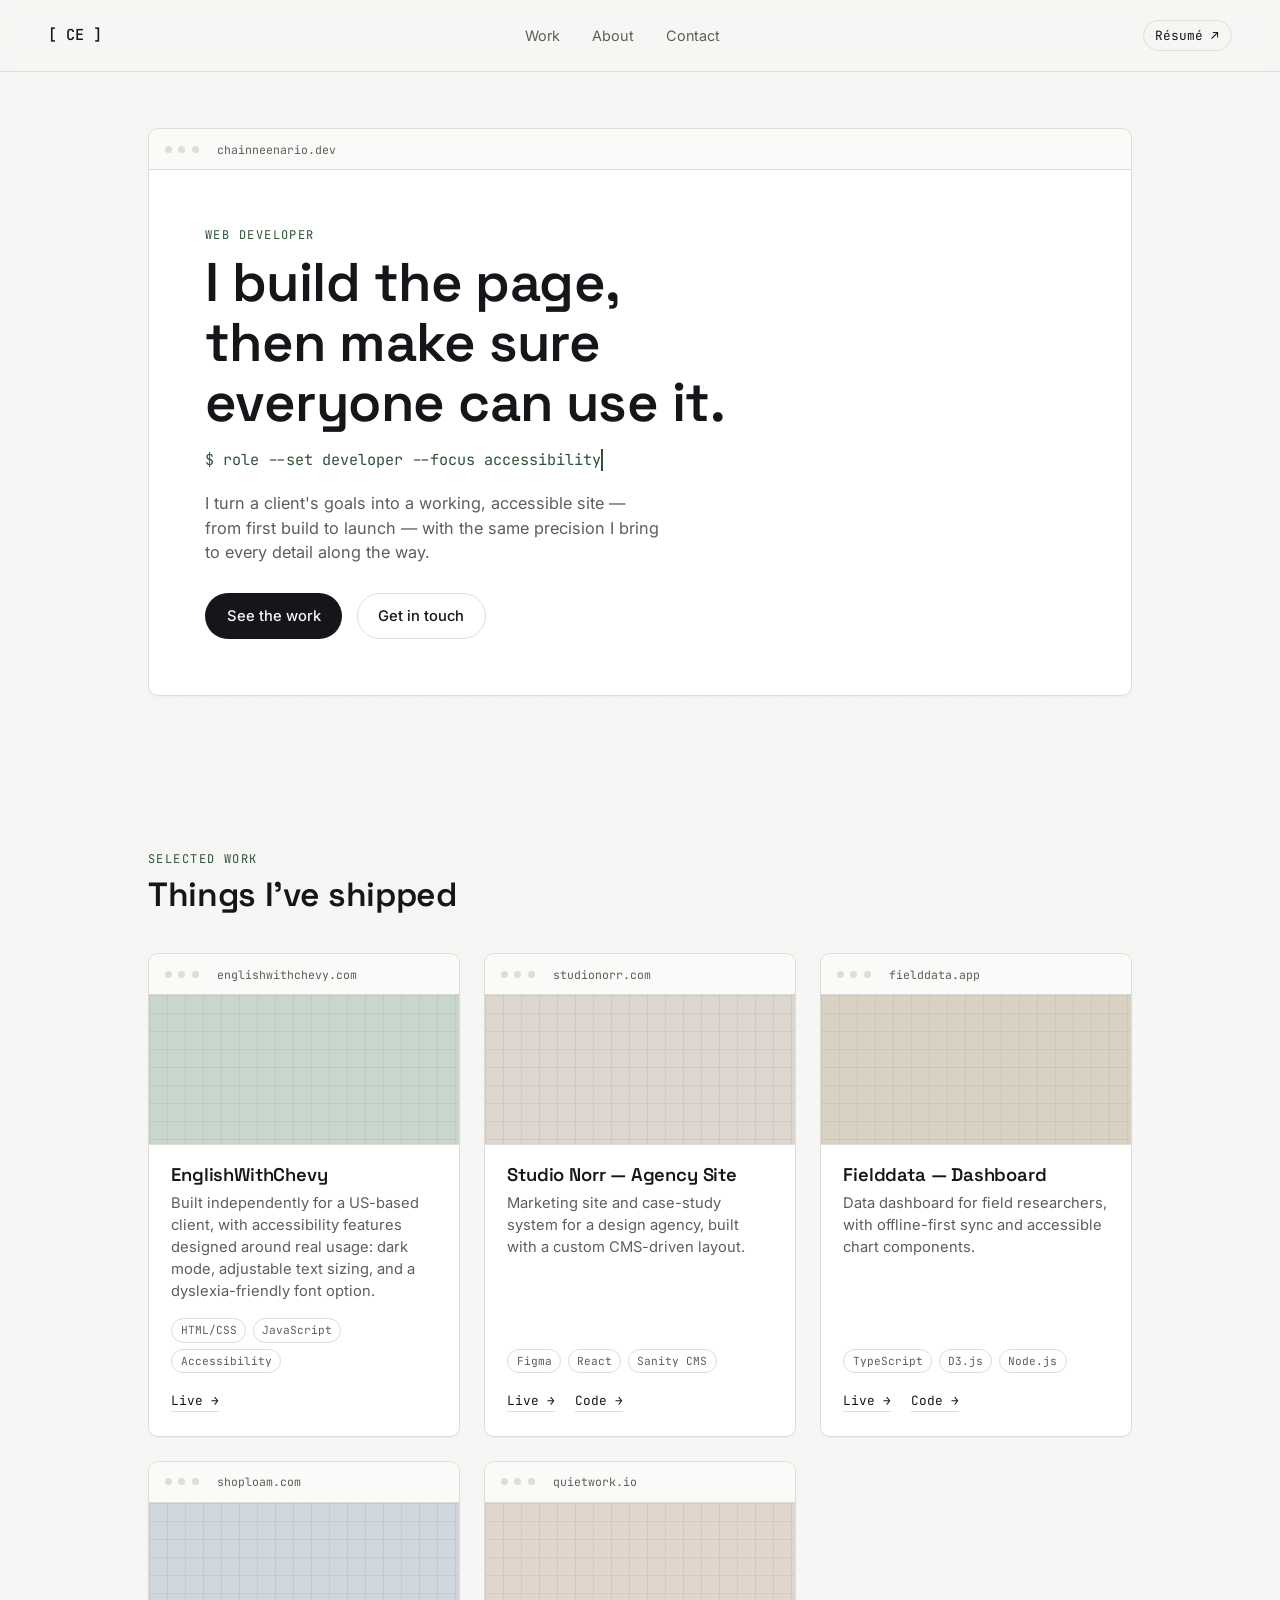
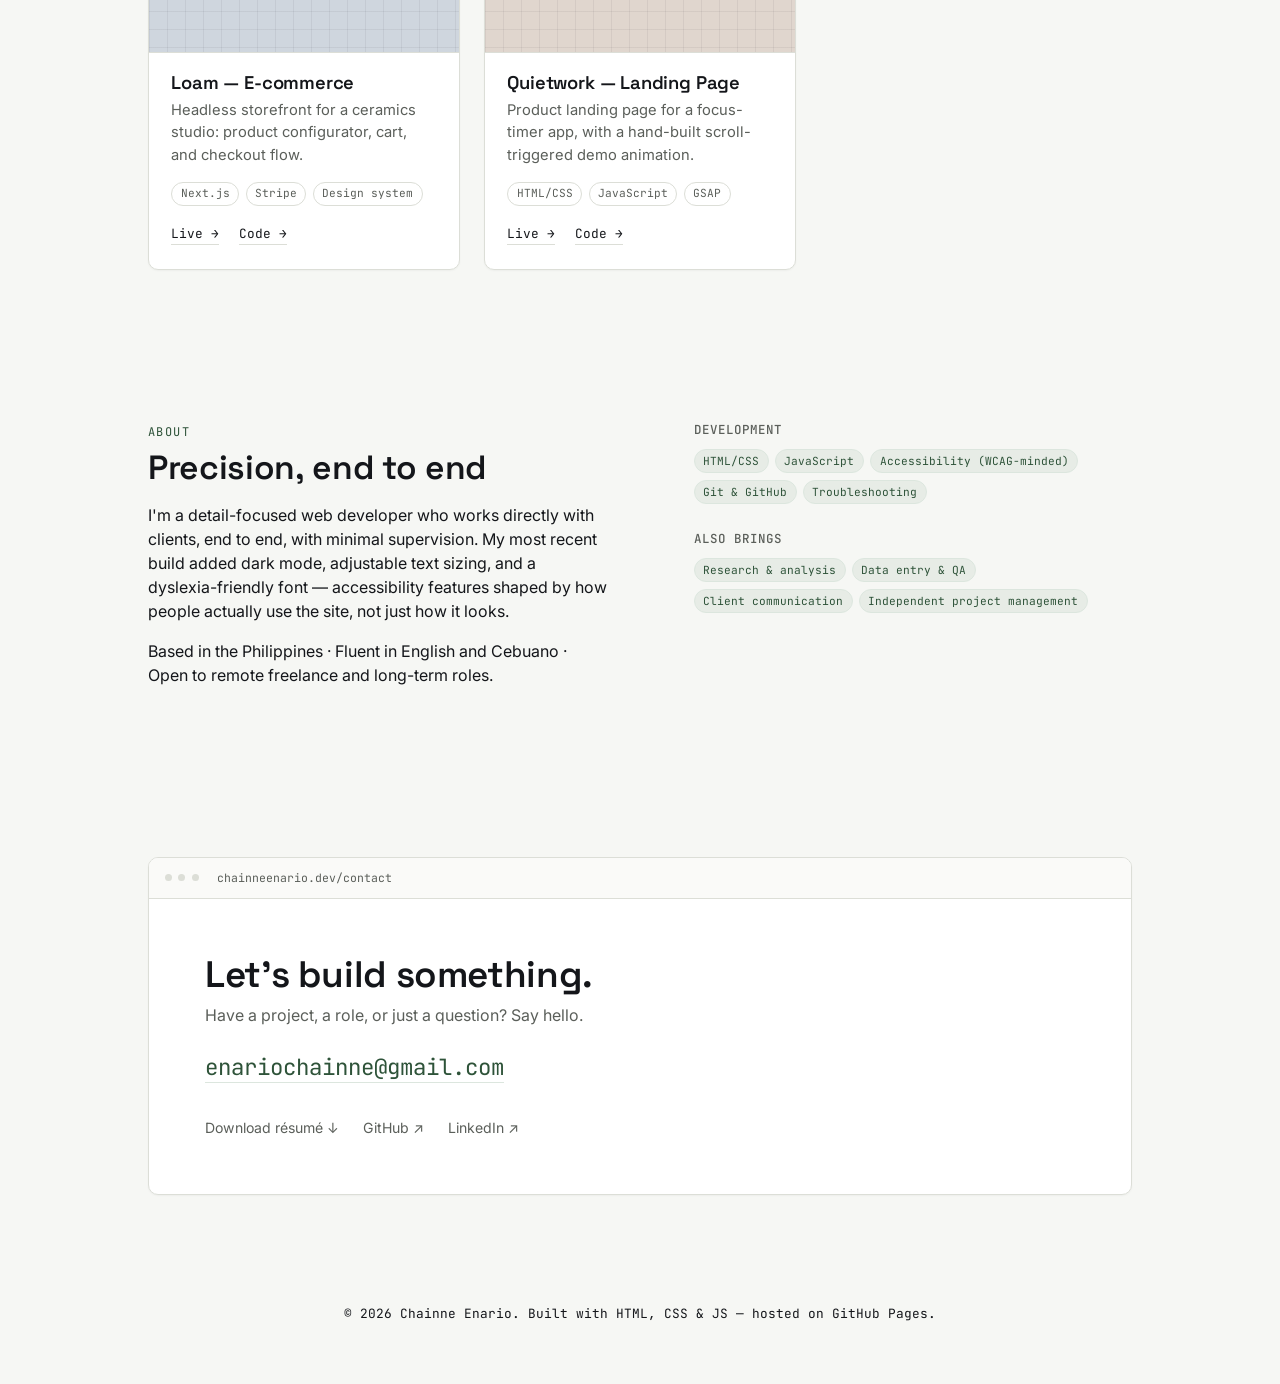
<file: index.html>
<!DOCTYPE html>
<html lang="en">
<head>
<meta charset="UTF-8">
<meta name="viewport" content="width=device-width, initial-scale=1.0">
<title>Chainne Enario — Web Developer</title>
<meta name="description" content="Portfolio of Chainne Enario, detail-focused web developer. Selected projects, skills, and contact.">
<link rel="preconnect" href="https://fonts.googleapis.com">
<link rel="preconnect" href="https://fonts.gstatic.com" crossorigin>
<link href="https://fonts.googleapis.com/css2?family=Space+Grotesk:wght@400;500;600;700&family=Inter:wght@400;500;600&family=JetBrains+Mono:wght@400;500&display=swap" rel="stylesheet">
<link rel="stylesheet" href="style.css">
</head>
<body>

<div class="grain"></div>

<header class="nav" id="top">
  <a class="nav__mark" href="#top">[ CE ]</a>
  <nav class="nav__links">
    <a href="#work">Work</a>
    <a href="#about">About</a>
    <a href="#contact">Contact</a>
  </nav>
  <a class="nav__resume" href="resume.pdf" target="_blank" rel="noopener">Résumé ↗</a>
</header>

<main>

  <!-- HERO -->
  <section class="hero" id="top">
    <div class="browser-frame hero__frame">
      <div class="browser-frame__bar">
        <span class="dot"></span><span class="dot"></span><span class="dot"></span>
        <span class="browser-frame__url">chainneenario.dev</span>
      </div>
      <div class="browser-frame__body hero__body">
        <p class="eyebrow">Web Developer</p>
        <h1 class="hero__title">
          I build the page,<br> then make sure everyone can use it.
        </h1>
        <p class="hero__type">
          <span id="typed"></span><span class="caret">&nbsp;</span>
        </p>
        <p class="hero__lede">
          I turn a client's goals into a working, accessible site — from
          first build to launch — with the same precision I bring to
          every detail along the way.
        </p>
        <div class="hero__cta">
          <a href="#work" class="btn btn--primary">See the work</a>
          <a href="#contact" class="btn btn--ghost">Get in touch</a>
        </div>
      </div>
    </div>
  </section>

  <!-- WORK -->
  <section class="work" id="work">
    <div class="section__head reveal">
      <p class="eyebrow">Selected work</p>
      <h2>Things I've shipped</h2>
    </div>

    <div class="grid" id="projectGrid">
      <!-- Project cards are injected by script.js from the PROJECTS array.
           Edit that array to swap in your real projects. -->
    </div>
  </section>

  <!-- ABOUT -->
  <section class="about" id="about">
    <div class="about__grid reveal">
      <div>
        <p class="eyebrow">About</p>
        <h2>Precision, end to end</h2>
        <p>
          I'm a detail-focused web developer who works directly with
          clients, end to end, with minimal supervision. My most recent
          build added dark mode, adjustable text sizing, and a
          dyslexia-friendly font — accessibility features shaped by how
          people actually use the site, not just how it looks.
        </p>
        <p>
          Based in the Philippines · Fluent in English and Cebuano ·
          Open to remote freelance and long-term roles.
        </p>
      </div>
      <div class="skills">
        <div class="skills__group">
          <h3>Development</h3>
          <ul class="tag-list">
            <li>HTML/CSS</li>
            <li>JavaScript</li>
            <li>Accessibility (WCAG-minded)</li>
            <li>Git &amp; GitHub</li>
            <li>Troubleshooting</li>
          </ul>
        </div>
        <div class="skills__group">
          <h3>Also brings</h3>
          <ul class="tag-list">
            <li>Research &amp; analysis</li>
            <li>Data entry &amp; QA</li>
            <li>Client communication</li>
            <li>Independent project management</li>
          </ul>
        </div>
      </div>
    </div>
  </section>

  <!-- CONTACT -->
  <section class="contact" id="contact">
    <div class="browser-frame contact__frame">
      <div class="browser-frame__bar">
        <span class="dot"></span><span class="dot"></span><span class="dot"></span>
        <span class="browser-frame__url">chainneenario.dev/contact</span>
      </div>
      <div class="browser-frame__body contact__body">
        <h2>Let's build something.</h2>
        <p>Have a project, a role, or just a question? Say hello.</p>
        <a class="contact__email" href="mailto:enariochainne@gmail.com">enariochainne@gmail.com</a>
        <div class="contact__links">
          <a href="Chainne_Enario_Resume.pdf" download>Download résumé ↓</a>
          <a href="https://github.com/yenny0823" target="_blank" rel="noopener">GitHub ↗</a>
          <a href="https://linkedin.com/in/chainne-enario" target="_blank" rel="noopener">LinkedIn ↗</a>
        </div>
      </div>
    </div>
  </section>

</main>

<footer class="footer">
  <p>© <span id="year"></span> Chainne Enario. Built with HTML, CSS &amp; JS — hosted on GitHub Pages.</p>
</footer>

<script src="script.js"></script>
</body>
</html>
</file>
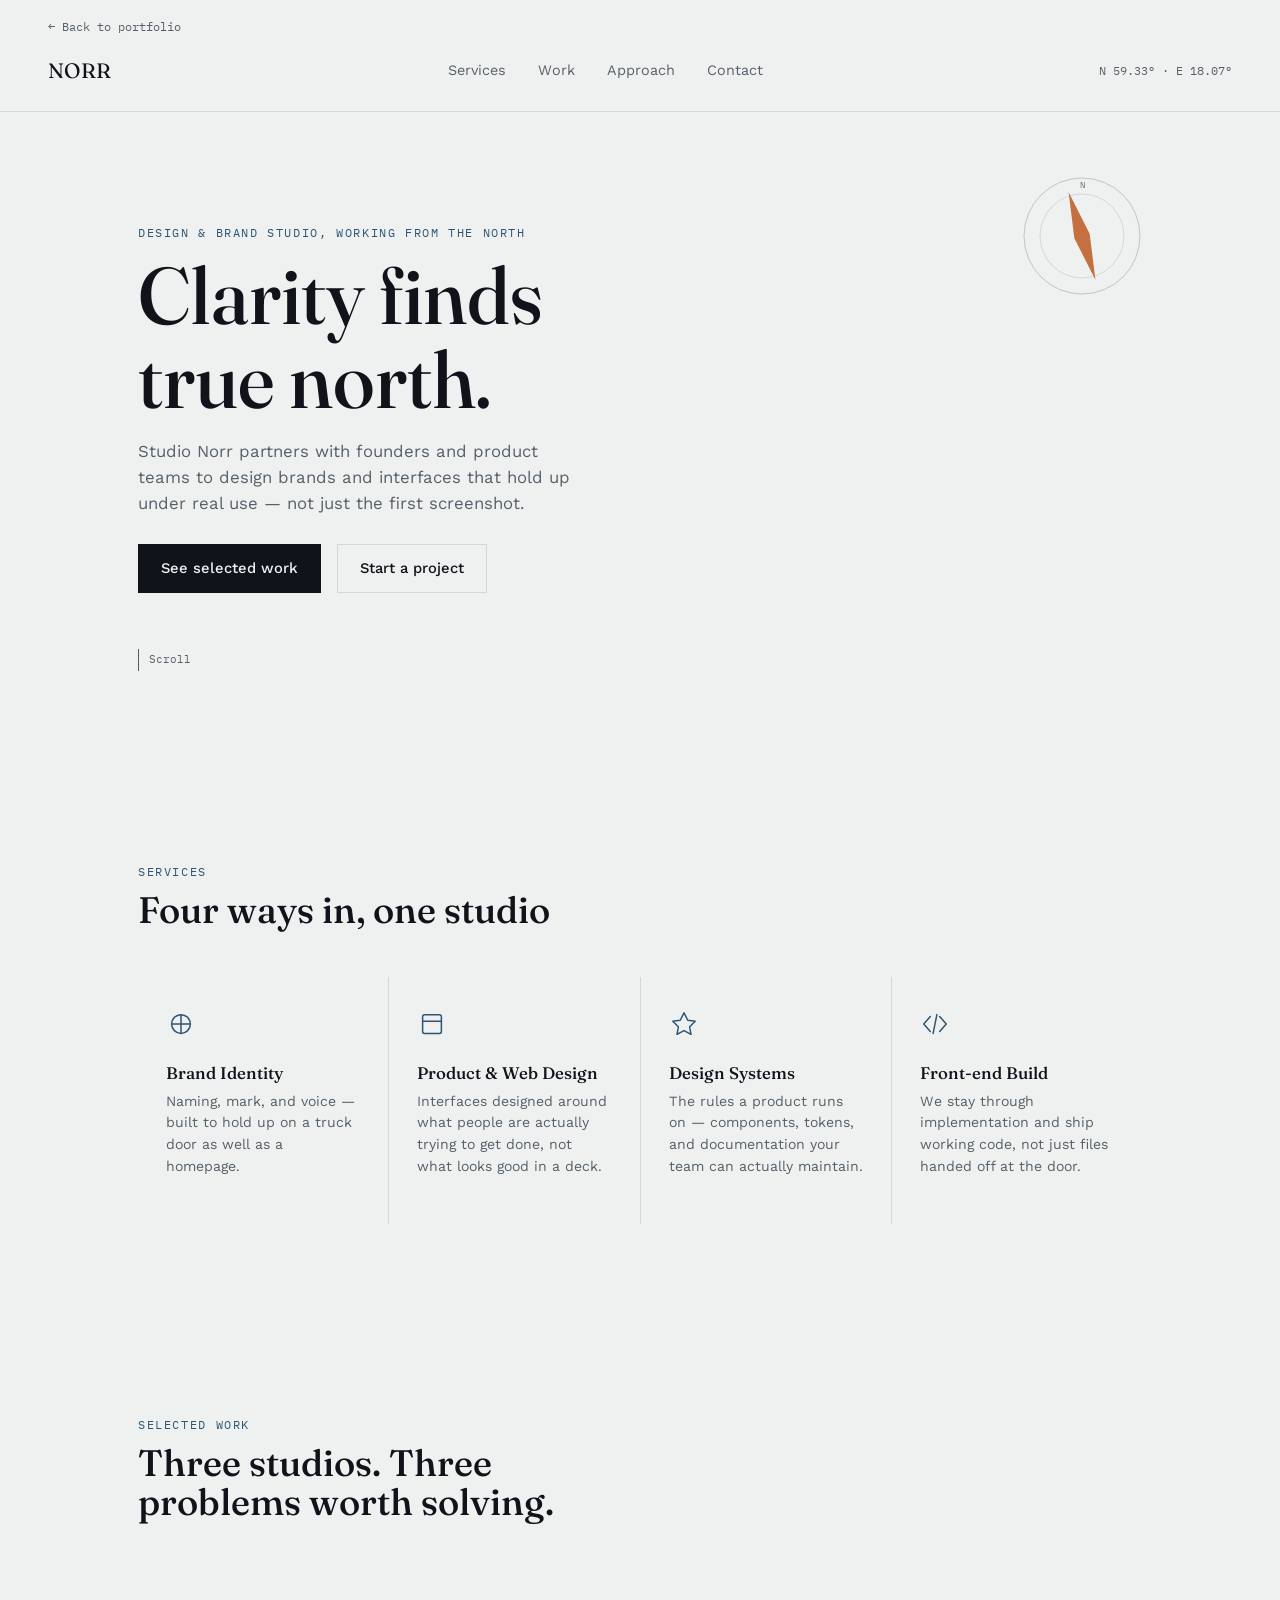
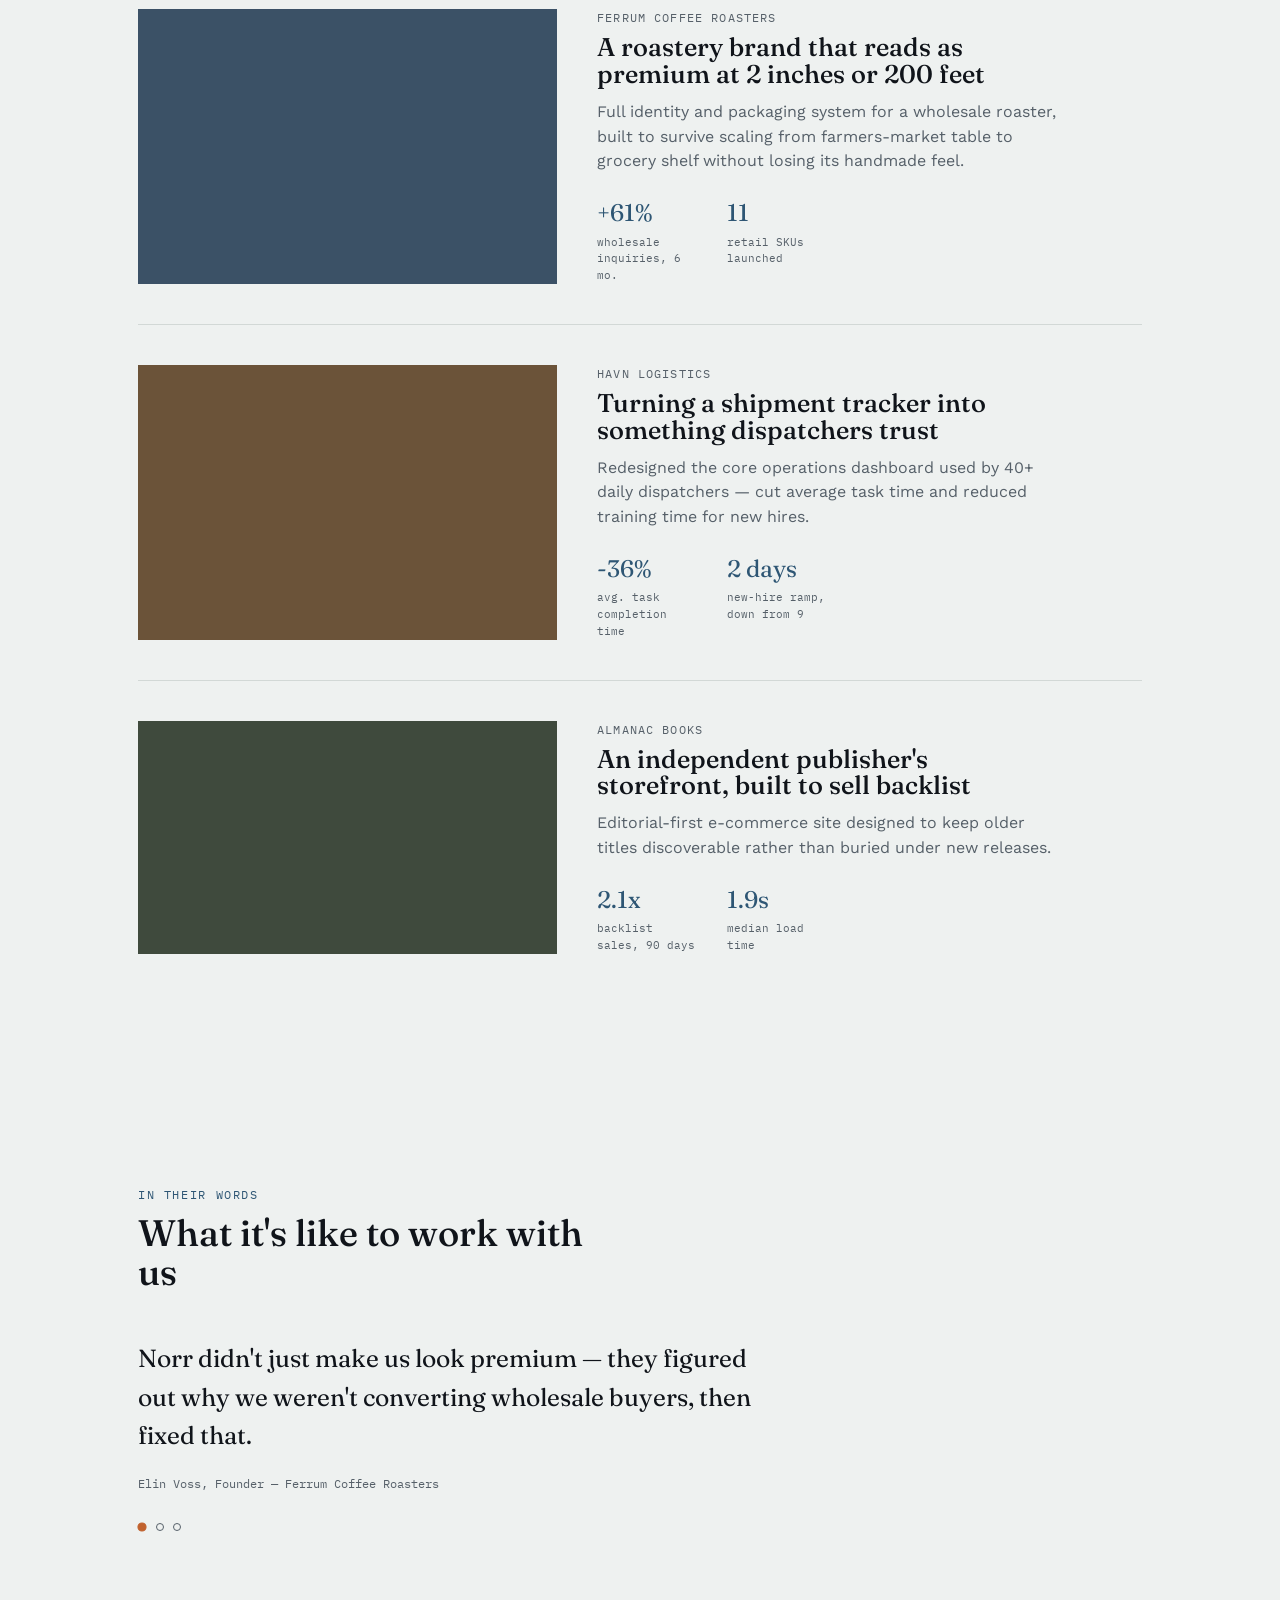
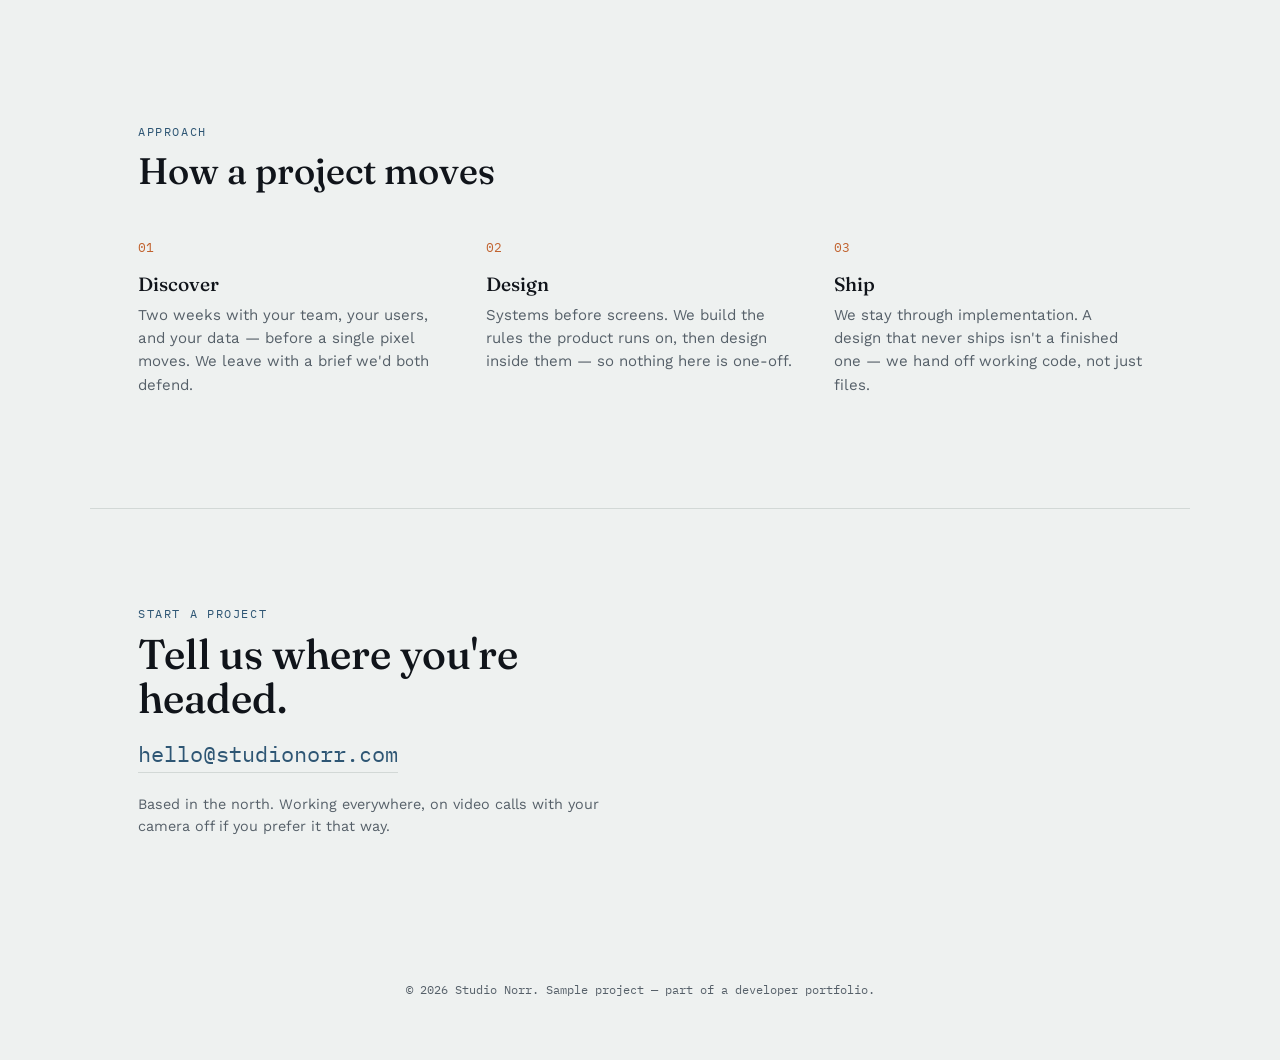
<file: studio-norr/index.html>
<!DOCTYPE html>
<html lang="en">
<head>
<meta charset="UTF-8">
<meta name="viewport" content="width=device-width, initial-scale=1.0">
<title>Studio Norr — Design &amp; Brand Studio</title>
<meta name="description" content="Studio Norr is a design and brand studio working from the north. Services, selected work, approach, and contact.">
<link rel="preconnect" href="https://fonts.googleapis.com">
<link rel="preconnect" href="https://fonts.gstatic.com" crossorigin>
<link href="https://fonts.googleapis.com/css2?family=Fraunces:opsz,wght@9..144,400;9..144,500;9..144,600&family=Work+Sans:wght@400;500;600&family=IBM+Plex+Mono:wght@400;500&display=swap" rel="stylesheet">
<link rel="stylesheet" href="style.css">
</head>
<body>

<div class="backlink">
  <a href="../index.html#work">← Back to portfolio</a>
</div>

<header class="nav">
  <a class="nav__mark" href="#top">NORR</a>
  <nav class="nav__links">
    <a href="#services"><span>Services</span></a>
    <a href="#work"><span>Work</span></a>
    <a href="#approach"><span>Approach</span></a>
    <a href="#contact"><span>Contact</span></a>
  </nav>
  <span class="nav__coord">N 59.33° · E 18.07°</span>
</header>

<main>

  <!-- HERO -->
  <section class="hero" id="top">
    <div class="hero__compass" aria-hidden="true">
      <svg viewBox="0 0 120 120" id="compassSvg">
        <circle cx="60" cy="60" r="58" class="compass__ring"/>
        <circle cx="60" cy="60" r="42" class="compass__ring compass__ring--inner"/>
        <g id="compassNeedle" class="compass__needle">
          <path d="M60 14 L68 60 L60 106 L52 60 Z" />
        </g>
        <text x="60" y="12" class="compass__label" text-anchor="middle">N</text>
      </svg>
    </div>
    <p class="eyebrow load-in" style="--d:0">Design &amp; brand studio, working from the north</p>
    <h1 class="hero__title load-in" style="--d:1">Clarity finds<br>true north.</h1>
    <p class="hero__lede load-in" style="--d:2">
      Studio Norr partners with founders and product teams to design
      brands and interfaces that hold up under real use — not just
      the first screenshot.
    </p>
    <div class="hero__cta load-in" style="--d:3">
      <a href="#work" class="btn btn--primary">See selected work</a>
      <a href="#contact" class="btn btn--ghost">Start a project</a>
    </div>
    <div class="hero__scroll load-in" style="--d:4" aria-hidden="true">
      <span></span>Scroll
    </div>
  </section>

  <!-- SERVICES -->
  <section class="services" id="services">
    <div class="section__head reveal">
      <p class="eyebrow">Services</p>
      <h2>Four ways in, one studio</h2>
    </div>
    <div class="service-grid">
      <article class="service reveal">
        <svg class="service__icon" width="30" height="30" viewBox="0 0 32 32" fill="none" stroke="#2e5674" stroke-width="1.6" stroke-linecap="round" stroke-linejoin="round" aria-hidden="true"><circle cx="16" cy="16" r="10"/><path d="M16 6v20M6 16h20"/></svg>
        <h3>Brand Identity</h3>
        <p>Naming, mark, and voice — built to hold up on a truck door
        as well as a homepage.</p>
      </article>
      <article class="service reveal">
        <svg class="service__icon" width="30" height="30" viewBox="0 0 32 32" fill="none" stroke="#2e5674" stroke-width="1.6" stroke-linecap="round" stroke-linejoin="round" aria-hidden="true"><rect x="6" y="6" width="20" height="20" rx="2"/><path d="M6 13h20"/></svg>
        <h3>Product &amp; Web Design</h3>
        <p>Interfaces designed around what people are actually trying
        to get done, not what looks good in a deck.</p>
      </article>
      <article class="service reveal">
        <svg class="service__icon" width="30" height="30" viewBox="0 0 32 32" fill="none" stroke="#2e5674" stroke-width="1.6" stroke-linecap="round" stroke-linejoin="round" aria-hidden="true"><path d="M16 4l4 8 8 1-6 6 1.5 8L16 23l-7.5 4L10 19l-6-6 8-1z"/></svg>
        <h3>Design Systems</h3>
        <p>The rules a product runs on — components, tokens, and
        documentation your team can actually maintain.</p>
      </article>
      <article class="service reveal">
        <svg class="service__icon" width="30" height="30" viewBox="0 0 32 32" fill="none" stroke="#2e5674" stroke-width="1.6" stroke-linecap="round" stroke-linejoin="round" aria-hidden="true"><path d="M11 8L4 16l7 8M21 8l7 8-7 8M18 6l-4 20"/></svg>
        <h3>Front-end Build</h3>
        <p>We stay through implementation and ship working code, not
        just files handed off at the door.</p>
      </article>
    </div>
  </section>

  <!-- WORK -->
  <section class="work" id="work">
    <div class="section__head reveal">
      <p class="eyebrow">Selected work</p>
      <h2>Three studios. Three problems worth solving.</h2>
    </div>

    <div class="case-list">
      <article class="case reveal">
        <div class="case__visual" data-tilt style="background:#3b5166;"></div>
        <div class="case__info">
          <p class="case__client">Ferrum Coffee Roasters</p>
          <h3>A roastery brand that reads as premium at 2 inches or 200 feet</h3>
          <p class="case__desc">
            Full identity and packaging system for a wholesale roaster,
            built to survive scaling from farmers-market table to grocery
            shelf without losing its handmade feel.
          </p>
          <div class="case__stats">
            <div><span class="stat" data-value="64" data-suffix="%" data-prefix="+">0%</span><small>wholesale inquiries, 6 mo.</small></div>
            <div><span class="stat" data-value="12" data-suffix="">0</span><small>retail SKUs launched</small></div>
          </div>
        </div>
      </article>

      <article class="case reveal">
        <div class="case__visual" data-tilt style="background:#6b5339;"></div>
        <div class="case__info">
          <p class="case__client">Havn Logistics</p>
          <h3>Turning a shipment tracker into something dispatchers trust</h3>
          <p class="case__desc">
            Redesigned the core operations dashboard used by 40+ daily
            dispatchers — cut average task time and reduced training
            time for new hires.
          </p>
          <div class="case__stats">
            <div><span class="stat" data-value="38" data-suffix="%" data-prefix="-">0%</span><small>avg. task completion time</small></div>
            <div><span>2 days</span><small>new-hire ramp, down from 9</small></div>
          </div>
        </div>
      </article>

      <article class="case reveal">
        <div class="case__visual" data-tilt style="background:#3f4a3d;"></div>
        <div class="case__info">
          <p class="case__client">Almanac Books</p>
          <h3>An independent publisher's storefront, built to sell backlist</h3>
          <p class="case__desc">
            Editorial-first e-commerce site designed to keep older titles
            discoverable rather than buried under new releases.
          </p>
          <div class="case__stats">
            <div><span>2.1x</span><small>backlist sales, 90 days</small></div>
            <div><span>1.9s</span><small>median load time</small></div>
          </div>
        </div>
      </article>
    </div>
  </section>

  <!-- TESTIMONIALS -->
  <section class="testimonials" id="testimonials">
    <div class="section__head reveal">
      <p class="eyebrow">In their words</p>
      <h2>What it's like to work with us</h2>
    </div>
    <div class="quote-carousel reveal" id="quoteCarousel">
      <div class="quote-track" id="quoteTrack">
        <blockquote class="quote is-active">
          <p>Norr didn't just make us look premium — they figured out
          why we weren't converting wholesale buyers, then fixed that.</p>
          <cite>Elin Voss, Founder — Ferrum Coffee Roasters</cite>
        </blockquote>
        <blockquote class="quote">
          <p>Our dispatchers stopped complaining about the software
          within a week. That's never happened before.</p>
          <cite>Marcus Reyes, Ops Lead — Havn Logistics</cite>
        </blockquote>
        <blockquote class="quote">
          <p>They treated our backlist like it mattered as much as new
          releases. Sales agreed with them.</p>
          <cite>Priya Nandan, Founder — Almanac Books</cite>
        </blockquote>
      </div>
      <div class="quote-dots" id="quoteDots" role="tablist" aria-label="Testimonials"></div>
    </div>
  </section>

  <!-- APPROACH -->
  <section class="approach" id="approach">
    <div class="section__head reveal">
      <p class="eyebrow">Approach</p>
      <h2>How a project moves</h2>
    </div>
    <div class="steps">
      <div class="step reveal">
        <span class="step__num">01</span>
        <h3>Discover</h3>
        <p>Two weeks with your team, your users, and your data — before
        a single pixel moves. We leave with a brief we'd both defend.</p>
      </div>
      <div class="step reveal">
        <span class="step__num">02</span>
        <h3>Design</h3>
        <p>Systems before screens. We build the rules the product runs
        on, then design inside them — so nothing here is one-off.</p>
      </div>
      <div class="step reveal">
        <span class="step__num">03</span>
        <h3>Ship</h3>
        <p>We stay through implementation. A design that never ships
        isn't a finished one — we hand off working code, not just files.</p>
      </div>
    </div>
  </section>

  <!-- CONTACT -->
  <section class="contact" id="contact">
    <div class="contact__inner reveal">
      <p class="eyebrow">Start a project</p>
      <h2>Tell us where you're headed.</h2>
      <a class="contact__email" href="mailto:hello@studionorr.com">hello@studionorr.com</a>
      <p class="contact__note">Based in the north. Working everywhere, on
      video calls with your camera off if you prefer it that way.</p>
    </div>
  </section>

</main>

<footer class="footer">
  <p>© <span id="year"></span> Studio Norr. Sample project — part of a developer portfolio.</p>
</footer>

<button class="to-top" id="toTop" aria-label="Back to top">↑</button>

<script src="script.js"></script>
</body>
</html>
</file>
<file: style.css>
/* ============================================
   TOKENS
   ============================================ */
:root {
  --paper: #f6f7f4;
  --paper-raised: #ffffff;
  --ink: #14161a;
  --ink-soft: #5b5f5a;
  --line: #dcded7;
  --accent: #2e5339;
  --accent-tint: #e7ece6;
  --accent-tint-2: #dce6de;

  --font-display: 'Space Grotesk', sans-serif;
  --font-body: 'Inter', sans-serif;
  --font-mono: 'JetBrains Mono', monospace;

  --radius: 10px;
  --max: 1080px;
}

* { box-sizing: border-box; }

html { scroll-behavior: smooth; }

@media (prefers-reduced-motion: reduce) {
  html { scroll-behavior: auto; }
  * { animation-duration: 0.001ms !important; animation-iteration-count: 1 !important; transition-duration: 0.001ms !important; }
}

body {
  margin: 0;
  background: var(--paper);
  color: var(--ink);
  font-family: var(--font-body);
  line-height: 1.5;
  -webkit-font-smoothing: antialiased;
}

h1, h2, h3 {
  font-family: var(--font-display);
  font-weight: 600;
  line-height: 1.1;
  margin: 0;
  letter-spacing: -0.01em;
}

p { margin: 0 0 1em; color: var(--ink); }

a { color: inherit; text-decoration: none; }

.eyebrow {
  font-family: var(--font-mono);
  font-size: 0.75rem;
  text-transform: uppercase;
  letter-spacing: 0.12em;
  color: var(--accent);
  margin: 0 0 0.75em;
}

/* subtle paper grain so the flat background isn't dead flat */
.grain {
  position: fixed;
  inset: 0;
  pointer-events: none;
  z-index: 0;
  opacity: 0.35;
  background-image: radial-gradient(var(--ink) 0.5px, transparent 0.5px);
  background-size: 3px 3px;
  mix-blend-mode: multiply;
  opacity: 0.02;
}

/* ============================================
   NAV
   ============================================ */
.nav {
  position: sticky;
  top: 0;
  z-index: 10;
  display: flex;
  align-items: center;
  justify-content: space-between;
  padding: 1.25rem clamp(1.25rem, 4vw, 3rem);
  background: color-mix(in srgb, var(--paper) 88%, transparent);
  backdrop-filter: blur(8px);
  border-bottom: 1px solid var(--line);
}

.nav__mark {
  font-family: var(--font-mono);
  font-weight: 500;
  font-size: 0.95rem;
}

.nav__links {
  display: flex;
  gap: 2rem;
  font-size: 0.9rem;
}

.nav__links a {
  color: var(--ink-soft);
  transition: color 0.15s ease;
}
.nav__links a:hover,
.nav__links a:focus-visible { color: var(--ink); }

.nav__resume {
  font-family: var(--font-mono);
  font-size: 0.8rem;
  border: 1px solid var(--line);
  padding: 0.4em 0.9em;
  border-radius: 999px;
  transition: border-color 0.15s ease, background 0.15s ease;
}
.nav__resume:hover, .nav__resume:focus-visible {
  border-color: var(--accent);
  background: var(--accent-tint);
}

@media (max-width: 640px) {
  .nav__links { display: none; }
}

/* focus visibility */
a:focus-visible, button:focus-visible {
  outline: 2px solid var(--accent);
  outline-offset: 3px;
  border-radius: 4px;
}

/* ============================================
   LAYOUT SHELLS
   ============================================ */
main { position: relative; z-index: 1; }

.hero, .work, .about, .contact {
  max-width: var(--max);
  margin: 0 auto;
  padding: clamp(2.5rem, 6vw, 5rem) clamp(1.25rem, 4vw, 3rem);
}

.section__head {
  margin-bottom: 2.5rem;
}
.section__head h2 { font-size: clamp(1.6rem, 3vw, 2.1rem); }

/* ============================================
   SIGNATURE: BROWSER FRAME
   ============================================ */
.browser-frame {
  background: var(--paper-raised);
  border: 1px solid var(--line);
  border-radius: var(--radius);
  overflow: hidden;
  box-shadow: 0 1px 2px rgba(20,22,26,0.04);
}

.browser-frame__bar {
  display: flex;
  align-items: center;
  gap: 0.4rem;
  padding: 0.7rem 1rem;
  border-bottom: 1px solid var(--line);
  background: #fafaf8;
}

.dot {
  width: 7px; height: 7px;
  border-radius: 50%;
  background: var(--line);
}

.browser-frame__url {
  margin-left: 0.75rem;
  font-family: var(--font-mono);
  font-size: 0.72rem;
  color: var(--ink-soft);
  overflow: hidden;
  text-overflow: ellipsis;
  white-space: nowrap;
}

/* ============================================
   HERO
   ============================================ */
.hero { padding-top: clamp(2rem, 5vw, 3.5rem); }

.hero__body {
  padding: clamp(2rem, 5vw, 3.5rem);
}

.hero__title {
  font-size: clamp(2rem, 5vw, 3.4rem);
  max-width: 16ch;
  margin-bottom: 1rem;
}

.hero__type {
  font-family: var(--font-mono);
  font-size: 0.95rem;
  color: var(--accent);
  min-height: 1.4em;
  margin: 0 0 1.25rem;
}

.caret {
  display: inline-block;
  width: 2px;
  background: var(--accent);
  animation: blink 1s steps(1) infinite;
}
@keyframes blink { 50% { opacity: 0; } }

.hero__lede {
  max-width: 46ch;
  color: var(--ink-soft);
  font-size: 1.02rem;
}

.hero__cta {
  display: flex;
  gap: 0.9rem;
  margin-top: 1.75rem;
  flex-wrap: wrap;
}

.btn {
  font-family: var(--font-body);
  font-weight: 500;
  font-size: 0.92rem;
  padding: 0.75em 1.4em;
  border-radius: 999px;
  border: 1px solid transparent;
  transition: transform 0.15s ease, background 0.15s ease, border-color 0.15s ease;
  display: inline-block;
}
.btn:hover { transform: translateY(-1px); }

.btn--primary {
  background: var(--ink);
  color: var(--paper);
}
.btn--primary:hover { background: var(--accent); }

.btn--ghost {
  border-color: var(--line);
  color: var(--ink);
}
.btn--ghost:hover { border-color: var(--accent); background: var(--accent-tint); }

/* ============================================
   PROJECT GRID
   ============================================ */
.grid {
  display: grid;
  grid-template-columns: repeat(auto-fit, minmax(300px, 1fr));
  gap: 1.5rem;
}

.card {
  display: flex;
  flex-direction: column;
  transition: transform 0.2s ease, box-shadow 0.2s ease, border-color 0.2s ease;
}
.card:hover {
  transform: translateY(-3px);
  box-shadow: 0 10px 24px rgba(20,22,26,0.08);
  border-color: color-mix(in srgb, var(--accent) 40%, var(--line));
}

.card__thumb {
  height: 150px;
  border-bottom: 1px solid var(--line);
  background-size: cover;
  position: relative;
  overflow: hidden;
}
.card__thumb::after {
  content: "";
  position: absolute; inset: 0;
  background-image:
    linear-gradient(color-mix(in srgb, var(--ink) 6%, transparent) 1px, transparent 1px),
    linear-gradient(90deg, color-mix(in srgb, var(--ink) 6%, transparent) 1px, transparent 1px);
  background-size: 18px 18px;
}

.card__body {
  padding: 1.25rem 1.4rem 1.5rem;
  flex: 1;
  display: flex;
  flex-direction: column;
}

.card__title {
  font-size: 1.15rem;
  margin-bottom: 0.4rem;
}

.card__desc {
  color: var(--ink-soft);
  font-size: 0.92rem;
  margin-bottom: 1rem;
  flex: 1;
}

.tag-list {
  list-style: none;
  display: flex;
  flex-wrap: wrap;
  gap: 0.4rem;
  padding: 0;
  margin: 0 0 1.1rem;
}
.tag-list li {
  font-family: var(--font-mono);
  font-size: 0.7rem;
  border: 1px solid var(--line);
  border-radius: 999px;
  padding: 0.25em 0.75em;
  color: var(--ink-soft);
}

.card__links {
  display: flex;
  gap: 1.25rem;
  font-family: var(--font-mono);
  font-size: 0.8rem;
}
.card__links a {
  color: var(--ink);
  border-bottom: 1px solid var(--line);
  padding-bottom: 1px;
  transition: border-color 0.15s ease, color 0.15s ease;
}
.card__links a:hover { border-color: var(--accent); color: var(--accent); }

/* ============================================
   ABOUT
   ============================================ */
.about__grid {
  display: grid;
  grid-template-columns: 1.1fr 1fr;
  gap: clamp(2rem, 5vw, 4rem);
  align-items: start;
}
.about__grid h2 { font-size: clamp(1.6rem, 3vw, 2.1rem); margin-bottom: 1rem; }
.about__grid p { max-width: 46ch; }

.skills__group { margin-bottom: 1.75rem; }
.skills__group h3 {
  font-family: var(--font-mono);
  font-size: 0.78rem;
  text-transform: uppercase;
  letter-spacing: 0.08em;
  color: var(--ink-soft);
  margin-bottom: 0.75rem;
  font-weight: 500;
}
.skills .tag-list li { background: var(--accent-tint); border-color: var(--accent-tint-2); color: var(--accent); }

@media (max-width: 760px) {
  .about__grid { grid-template-columns: 1fr; }
}

/* ============================================
   CONTACT
   ============================================ */
.contact__body {
  padding: clamp(2rem, 5vw, 3.5rem);
  text-align: left;
}
.contact__body h2 { font-size: clamp(1.6rem, 3.5vw, 2.3rem); margin-bottom: 0.5rem; }
.contact__body > p { color: var(--ink-soft); margin-bottom: 1.5rem; }

.contact__email {
  font-family: var(--font-mono);
  font-size: clamp(1.1rem, 2.5vw, 1.4rem);
  color: var(--accent);
  border-bottom: 1px solid var(--accent-tint-2);
}
.contact__email:hover { border-color: var(--accent); }

.contact__links {
  display: flex;
  gap: 1.5rem;
  margin-top: 2rem;
  font-size: 0.88rem;
}
.contact__links a { color: var(--ink-soft); transition: color 0.15s ease; }
.contact__links a:hover { color: var(--ink); }

/* ============================================
   FOOTER
   ============================================ */
.footer {
  text-align: center;
  padding: 2rem 1.25rem 3rem;
  font-size: 0.8rem;
  color: var(--ink-soft);
  font-family: var(--font-mono);
}

/* ============================================
   SCROLL REVEAL
   ============================================ */
.reveal {
  opacity: 0;
  transform: translateY(14px);
  transition: opacity 0.6s ease, transform 0.6s ease;
}
.reveal.is-visible {
  opacity: 1;
  transform: translateY(0);
}
</file>
<file: studio-norr/style.css>
/* ============================================
   TOKENS — cold, editorial, "north" palette
   ============================================ */
:root {
  --bg: #eef1f0;
  --bg-raised: #f7f8f7;
  --ink: #10141a;
  --ink-soft: #566069;
  --line: #d2d8d6;
  --accent: #2e5674;
  --accent-warm: #c1622e;

  --font-display: 'Fraunces', serif;
  --font-body: 'Work Sans', sans-serif;
  --font-mono: 'IBM Plex Mono', monospace;

  --max: 1100px;
  --ease: cubic-bezier(0.16, 1, 0.3, 1);
}

* { box-sizing: border-box; }
html { scroll-behavior: smooth; }

@media (prefers-reduced-motion: reduce) {
  html { scroll-behavior: auto; }
  * { animation-duration: 0.001ms !important; animation-iteration-count: 1 !important; transition-duration: 0.001ms !important; }
}

body {
  margin: 0;
  background: var(--bg);
  color: var(--ink);
  font-family: var(--font-body);
  line-height: 1.55;
  -webkit-font-smoothing: antialiased;
}

h1, h2, h3 {
  font-family: var(--font-display);
  font-weight: 500;
  line-height: 1.05;
  margin: 0;
}

p { margin: 0 0 1em; }
a { color: inherit; text-decoration: none; }

a:focus-visible, button:focus-visible {
  outline: 2px solid var(--accent);
  outline-offset: 3px;
}

.eyebrow {
  font-family: var(--font-mono);
  font-size: 0.72rem;
  text-transform: uppercase;
  letter-spacing: 0.14em;
  color: var(--accent);
  margin: 0 0 0.9em;
}

/* ============================================
   BACKLINK
   ============================================ */
.backlink { padding: 0.9rem clamp(1.25rem, 4vw, 3rem) 0; }
.backlink a {
  font-family: var(--font-mono);
  font-size: 0.75rem;
  color: var(--ink-soft);
  transition: color 0.15s ease;
}
.backlink a:hover { color: var(--accent); }

/* ============================================
   NAV — sliding underline on hover
   ============================================ */
.nav {
  display: flex;
  align-items: center;
  justify-content: space-between;
  padding: 1rem clamp(1.25rem, 4vw, 3rem) 1.5rem;
  border-bottom: 1px solid var(--line);
}

.nav__mark { font-family: var(--font-display); font-size: 1.3rem; letter-spacing: 0.02em; }

.nav__links { display: flex; gap: 2rem; font-size: 0.9rem; }
.nav__links a {
  position: relative;
  color: var(--ink-soft);
  padding-bottom: 2px;
}
.nav__links a span { position: relative; }
.nav__links a::after {
  content: "";
  position: absolute;
  left: 0; right: 100%;
  bottom: 0;
  height: 1px;
  background: var(--accent);
  transition: right 0.25s var(--ease);
}
.nav__links a:hover, .nav__links a:focus-visible { color: var(--ink); }
.nav__links a:hover::after, .nav__links a:focus-visible::after { right: 0; }

.nav__coord { font-family: var(--font-mono); font-size: 0.72rem; color: var(--ink-soft); }

@media (max-width: 640px) {
  .nav__links, .nav__coord { display: none; }
}

/* ============================================
   LAYOUT
   ============================================ */
.hero, .services, .work, .testimonials, .approach, .contact {
  max-width: var(--max);
  margin: 0 auto;
  padding: clamp(3rem, 8vw, 6rem) clamp(1.25rem, 4vw, 3rem);
}

.section__head { margin-bottom: 3rem; max-width: 46ch; }
.section__head h2 { font-size: clamp(1.6rem, 3.4vw, 2.3rem); }

/* ============================================
   HERO + COMPASS SIGNATURE + LOAD-IN
   ============================================ */
.hero { position: relative; padding-top: clamp(3.5rem, 9vw, 7rem); overflow: hidden; }

.hero__compass {
  position: absolute;
  top: clamp(2rem, 8vw, 4rem);
  right: clamp(1rem, 4vw, 3rem);
  width: clamp(70px, 12vw, 120px);
  opacity: 0;
  animation: compassIn 0.9s var(--ease) 0.3s forwards;
}
@keyframes compassIn { from { opacity: 0; transform: scale(0.85) rotate(-8deg); } to { opacity: 0.9; transform: scale(1) rotate(0); } }

.compass__ring { fill: none; stroke: var(--ink-soft); stroke-width: 1; opacity: 0.35; }
.compass__ring--inner { opacity: 0.2; }
.compass__label { font-family: var(--font-mono); font-size: 9px; fill: var(--ink-soft); }
.compass__needle {
  transform-origin: 60px 60px;
  fill: var(--accent-warm);
  transition: transform 0.15s ease-out;
  animation: idleDrift 7s ease-in-out infinite;
}
@keyframes idleDrift {
  0%, 100% { transform: rotate(-3deg); }
  50% { transform: rotate(3deg); }
}

.load-in {
  opacity: 0;
  transform: translateY(16px);
  animation: loadIn 0.7s var(--ease) forwards;
  animation-delay: calc(var(--d) * 0.1s + 0.1s);
}
@keyframes loadIn { to { opacity: 1; transform: translateY(0); } }

.hero__title { font-size: clamp(2.6rem, 7vw, 5rem); max-width: 12ch; margin-bottom: 1.1rem; }
.hero__lede { max-width: 44ch; color: var(--ink-soft); font-size: 1.05rem; }
.hero__cta { display: flex; gap: 1rem; margin-top: 1.75rem; flex-wrap: wrap; }

.hero__scroll {
  margin-top: 3.5rem;
  display: flex;
  align-items: center;
  gap: 0.6rem;
  font-family: var(--font-mono);
  font-size: 0.7rem;
  color: var(--ink-soft);
}
.hero__scroll span {
  width: 1px; height: 22px;
  background: var(--ink-soft);
  position: relative;
  overflow: hidden;
}
.hero__scroll span::after {
  content: "";
  position: absolute;
  top: -100%; left: 0; right: 0; height: 100%;
  background: var(--accent-warm);
  animation: scrollLine 1.8s ease-in-out infinite;
}
@keyframes scrollLine { 50% { top: 100%; } 100% { top: 100%; } }

.btn {
  font-family: var(--font-body);
  font-weight: 500;
  font-size: 0.92rem;
  padding: 0.8em 1.5em;
  border: 1px solid transparent;
  transition: transform 0.15s ease, background 0.15s ease, border-color 0.15s ease, color 0.15s ease;
  display: inline-block;
}
.btn:hover { transform: translateY(-1px); }
.btn--primary { background: var(--ink); color: var(--bg); }
.btn--primary:hover { background: var(--accent); }
.btn--ghost { border-color: var(--line); color: var(--ink); }
.btn--ghost:hover { border-color: var(--accent-warm); color: var(--accent-warm); }

/* ============================================
   SERVICES
   ============================================ */
.service-grid {
  display: grid;
  grid-template-columns: repeat(4, 1fr);
  gap: 1px;
  background: var(--line);
}
.service {
  background: var(--bg);
  padding: 2rem 1.75rem;
  transition: background 0.25s ease;
}
.service:hover { background: var(--bg-raised); }
.service__icon {
  width: 30px; height: 30px;
  fill: none;
  stroke: var(--accent);
  stroke-width: 1.6;
  stroke-linecap: round;
  stroke-linejoin: round;
  margin-bottom: 1.1rem;
  transition: transform 0.3s var(--ease), stroke 0.25s ease;
}
.service:hover .service__icon { transform: translateY(-3px) rotate(-4deg); stroke: var(--accent-warm); }
.service h3 { font-size: 1.05rem; font-weight: 500; margin-bottom: 0.5rem; }
.service p { color: var(--ink-soft); font-size: 0.88rem; }

@media (max-width: 900px) {
  .service-grid { grid-template-columns: repeat(2, 1fr); }
}
@media (max-width: 560px) {
  .service-grid { grid-template-columns: 1fr; }
}

/* ============================================
   WORK / CASE STUDIES — tilt on hover
   ============================================ */
.case-list { display: flex; flex-direction: column; gap: 1px; background: var(--line); }

.case {
  display: grid;
  grid-template-columns: 1fr 1.3fr;
  gap: 2.5rem;
  background: var(--bg);
  padding: 2.5rem 0;
}

.case__visual {
  min-height: 220px;
  align-self: stretch;
  transition: transform 0.1s linear;
  transform-style: preserve-3d;
  will-change: transform;
}

.case__info { padding-right: 1rem; }
.case__client {
  font-family: var(--font-mono);
  font-size: 0.72rem;
  text-transform: uppercase;
  letter-spacing: 0.1em;
  color: var(--ink-soft);
  margin-bottom: 0.6em;
}
.case__info h3 { font-size: clamp(1.25rem, 2.4vw, 1.6rem); font-weight: 500; margin-bottom: 0.75rem; max-width: 24ch; }
.case__desc { color: var(--ink-soft); max-width: 46ch; }

.case__stats { display: flex; gap: 2rem; margin-top: 1.25rem; }
.case__stats div { display: flex; flex-direction: column; }
.case__stats span {
  font-family: var(--font-display);
  font-size: 1.5rem;
  color: var(--accent);
  font-variant-numeric: tabular-nums;
}
.case__stats small {
  font-family: var(--font-mono);
  font-size: 0.68rem;
  color: var(--ink-soft);
  max-width: 14ch;
  margin-top: 0.2em;
}

@media (max-width: 760px) {
  .case { grid-template-columns: 1fr; }
}

/* ============================================
   TESTIMONIALS — fading carousel
   ============================================ */
.quote-carousel { max-width: 62ch; }
.quote-track { position: relative; min-height: 9.5rem; }
.quote {
  position: absolute;
  inset: 0;
  margin: 0;
  padding: 0;
  border: none;
  opacity: 0;
  transform: translateY(8px);
  transition: opacity 0.5s var(--ease), transform 0.5s var(--ease);
  pointer-events: none;
}
.quote.is-active { opacity: 1; transform: translateY(0); pointer-events: auto; }
.quote p {
  font-family: var(--font-display);
  font-size: clamp(1.15rem, 2.6vw, 1.55rem);
  font-weight: 400;
  color: var(--ink);
  margin-bottom: 1rem;
}
.quote cite {
  font-style: normal;
  font-family: var(--font-mono);
  font-size: 0.75rem;
  color: var(--ink-soft);
}

.quote-dots { display: flex; gap: 0.6rem; margin-top: 2rem; }
.quote-dots button {
  width: 8px; height: 8px;
  border-radius: 50%;
  border: 1px solid var(--ink-soft);
  background: transparent;
  padding: 0;
  cursor: pointer;
  transition: background 0.2s ease, border-color 0.2s ease, transform 0.2s ease;
}
.quote-dots button.is-active { background: var(--accent-warm); border-color: var(--accent-warm); transform: scale(1.15); }

/* ============================================
   APPROACH
   ============================================ */
.steps { display: grid; grid-template-columns: repeat(3, 1fr); gap: 2.5rem; }
.step__num { font-family: var(--font-mono); font-size: 0.8rem; color: var(--accent-warm); display: block; margin-bottom: 1rem; }
.step h3 { font-size: 1.2rem; margin-bottom: 0.6rem; font-weight: 500; }
.step p { color: var(--ink-soft); font-size: 0.94rem; }

@media (max-width: 760px) {
  .steps { grid-template-columns: 1fr; gap: 2rem; }
}

/* ============================================
   CONTACT
   ============================================ */
.contact { text-align: left; border-top: 1px solid var(--line); }
.contact__inner { max-width: 50ch; }
.contact h2 { font-size: clamp(1.8rem, 4vw, 2.6rem); margin-bottom: 1.1rem; }
.contact__email {
  font-family: var(--font-mono);
  font-size: clamp(1.1rem, 2.5vw, 1.35rem);
  color: var(--accent);
  border-bottom: 1px solid var(--line);
  display: inline-block;
  margin-bottom: 1.25rem;
  transition: border-color 0.2s ease, color 0.2s ease;
}
.contact__email:hover { border-color: var(--accent-warm); color: var(--accent-warm); }
.contact__note { color: var(--ink-soft); font-size: 0.9rem; }

/* ============================================
   FOOTER
   ============================================ */
.footer { text-align: center; padding: 2rem 1.25rem 3rem; font-size: 0.78rem; color: var(--ink-soft); font-family: var(--font-mono); }

/* ============================================
   BACK TO TOP
   ============================================ */
.to-top {
  position: fixed;
  right: clamp(1rem, 4vw, 2rem);
  bottom: clamp(1rem, 4vw, 2rem);
  width: 42px; height: 42px;
  border-radius: 50%;
  border: 1px solid var(--line);
  background: var(--bg-raised);
  color: var(--ink);
  font-size: 1rem;
  cursor: pointer;
  opacity: 0;
  transform: translateY(8px);
  pointer-events: none;
  transition: opacity 0.25s ease, transform 0.25s ease, border-color 0.2s ease;
  z-index: 20;
}
.to-top.is-visible { opacity: 1; transform: translateY(0); pointer-events: auto; }
.to-top:hover { border-color: var(--accent-warm); color: var(--accent-warm); }

/* ============================================
   SCROLL REVEAL — staggers via inline --i on children
   ============================================ */
.reveal { opacity: 0; transform: translateY(14px); transition: opacity 0.6s var(--ease), transform 0.6s var(--ease); transition-delay: calc(var(--i, 0) * 0.08s); }
.reveal.is-visible { opacity: 1; transform: translateY(0); }
</file>
